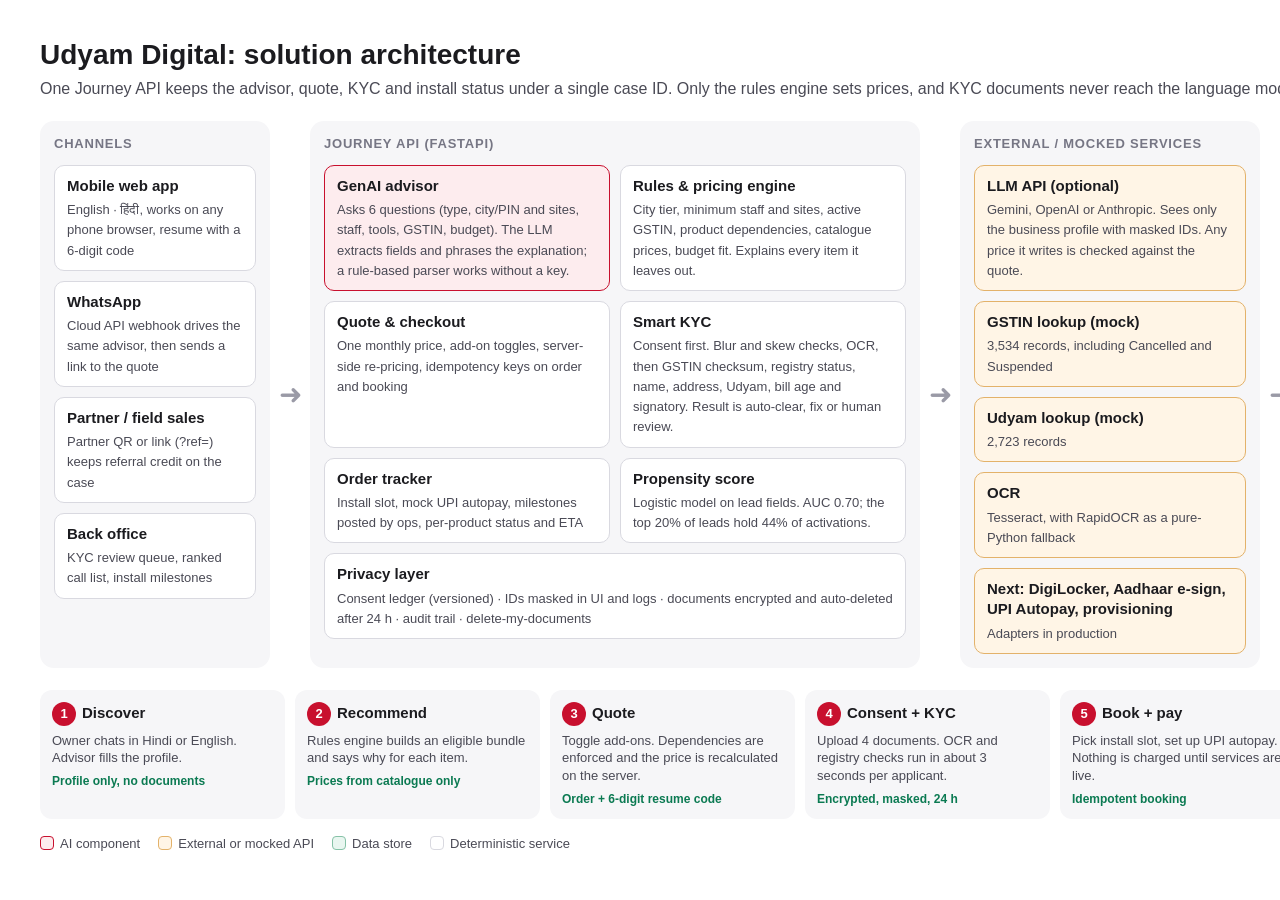
<file: docs/architecture.html>
<!doctype html>
<html><head><meta charset="utf-8"><title>Udyam Digital architecture</title>
<style>
  :root{--red:#c8102e;--redt:#fdecee;--ink:#1b1b1f;--ink2:#4a4a55;--mute:#767684;--line:#d9d9e0;--ok:#0b7a52;--okt:#e9f6f0;--amb:#a85d00;--ambt:#fff5e6;--bg:#f6f6f8}
  *{box-sizing:border-box} body{margin:0;background:#fff;font:15px/1.35 Arial,Helvetica,sans-serif;color:var(--ink)}
  .wrap{width:1600px;padding:36px 40px 30px}
  h1{font-size:28px;margin:0 0 4px} .sub{color:var(--ink2);margin:0 0 22px;font-size:16px}
  .grid{display:grid;grid-template-columns:230px 40px 1fr 40px 300px 40px 260px;align-items:stretch}
  .col{background:var(--bg);border-radius:14px;padding:14px;display:flex;flex-direction:column;gap:10px}
  .col h2{font-size:13px;letter-spacing:.06em;text-transform:uppercase;color:var(--mute);margin:0 0 2px}
  .box{background:#fff;border:1.5px solid var(--line);border-radius:10px;padding:10px 12px}
  .box b{display:block;font-size:15px;margin-bottom:3px}
  .box span{font-size:13px;color:var(--ink2)}
  .ai{border-color:var(--red);background:var(--redt)}
  .ext{border-color:#e3b26a;background:var(--ambt)}
  .db{border-color:#86c2a7;background:var(--okt)}
  .arrow{display:flex;align-items:center;justify-content:center;color:#9a9aa6;font-size:28px}
  .api{display:grid;grid-template-columns:1fr 1fr;gap:10px}
  .api .wide{grid-column:span 2}
  .flow{margin-top:22px;display:grid;grid-template-columns:repeat(6,1fr);gap:10px}
  .step{border-radius:12px;background:var(--bg);padding:12px}
  .step .n{display:inline-grid;place-items:center;width:24px;height:24px;border-radius:50%;background:var(--red);color:#fff;font-weight:700;font-size:13px;margin-right:6px}
  .step b{font-size:15px} .step p{margin:6px 0 0;font-size:13px;color:var(--ink2)}
  .step .d{margin-top:6px;font-size:12px;color:var(--ok);font-weight:700}
  .legend{margin-top:16px;display:flex;gap:18px;font-size:13px;color:var(--ink2)}
  .legend i{display:inline-block;width:14px;height:14px;border-radius:4px;vertical-align:-2px;margin-right:6px;border:1.5px solid}
</style></head><body><div class="wrap">
<h1>Udyam Digital: solution architecture</h1>
<p class="sub">One Journey API keeps the advisor, quote, KYC and install status under a single case ID. Only the rules engine sets prices, and KYC documents never reach the language model.</p>
<div class="grid">
  <div class="col"><h2>Channels</h2>
    <div class="box"><b>Mobile web app</b><span>English · हिंदी, works on any phone browser, resume with a 6-digit code</span></div>
    <div class="box"><b>WhatsApp</b><span>Cloud API webhook drives the same advisor, then sends a link to the quote</span></div>
    <div class="box"><b>Partner / field sales</b><span>Partner QR or link (?ref=) keeps referral credit on the case</span></div>
    <div class="box"><b>Back office</b><span>KYC review queue, ranked call list, install milestones</span></div>
  </div>
  <div class="arrow">➜</div>
  <div class="col"><h2>Journey API (FastAPI)</h2>
    <div class="api">
      <div class="box ai"><b>GenAI advisor</b><span>Asks 6 questions (type, city/PIN and sites, staff, tools, GSTIN, budget). The LLM extracts fields and phrases the explanation; a rule-based parser works without a key.</span></div>
      <div class="box"><b>Rules &amp; pricing engine</b><span>City tier, minimum staff and sites, active GSTIN, product dependencies, catalogue prices, budget fit. Explains every item it leaves out.</span></div>
      <div class="box"><b>Quote &amp; checkout</b><span>One monthly price, add-on toggles, server-side re-pricing, idempotency keys on order and booking</span></div>
      <div class="box"><b>Smart KYC</b><span>Consent first. Blur and skew checks, OCR, then GSTIN checksum, registry status, name, address, Udyam, bill age and signatory. Result is auto-clear, fix or human review.</span></div>
      <div class="box"><b>Order tracker</b><span>Install slot, mock UPI autopay, milestones posted by ops, per-product status and ETA</span></div>
      <div class="box"><b>Propensity score</b><span>Logistic model on lead fields. AUC 0.70; the top 20% of leads hold 44% of activations.</span></div>
      <div class="box wide"><b>Privacy layer</b><span>Consent ledger (versioned) · IDs masked in UI and logs · documents encrypted and auto-deleted after 24 h · audit trail · delete-my-documents</span></div>
    </div>
  </div>
  <div class="arrow">➜</div>
  <div class="col"><h2>External / mocked services</h2>
    <div class="box ext"><b>LLM API (optional)</b><span>Gemini, OpenAI or Anthropic. Sees only the business profile with masked IDs. Any price it writes is checked against the quote.</span></div>
    <div class="box ext"><b>GSTIN lookup (mock)</b><span>3,534 records, including Cancelled and Suspended</span></div>
    <div class="box ext"><b>Udyam lookup (mock)</b><span>2,723 records</span></div>
    <div class="box ext"><b>OCR</b><span>Tesseract, with RapidOCR as a pure-Python fallback</span></div>
    <div class="box ext"><b>Next: DigiLocker, Aadhaar e-sign, UPI Autopay, provisioning</b><span>Adapters in production</span></div>
  </div>
  <div class="arrow">➜</div>
  <div class="col"><h2>Data</h2>
    <div class="box db"><b>Case store</b><span>SQLite in the prototype, PostgreSQL in production: sessions, orders, events, consent</span></div>
    <div class="box db"><b>Encrypted document vault</b><span>Fernet (AES) at rest, 24-hour expiry in the demo</span></div>
    <div class="box db"><b>Reference data</b><span>Product catalogue, lead history (for the propensity score)</span></div>
  </div>
</div>
<div class="flow">
  <div class="step"><span class="n">1</span><b>Discover</b><p>Owner chats in Hindi or English. Advisor fills the profile.</p><div class="d">Profile only, no documents</div></div>
  <div class="step"><span class="n">2</span><b>Recommend</b><p>Rules engine builds an eligible bundle and says why for each item.</p><div class="d">Prices from catalogue only</div></div>
  <div class="step"><span class="n">3</span><b>Quote</b><p>Toggle add-ons. Dependencies are enforced and the price is recalculated on the server.</p><div class="d">Order + 6-digit resume code</div></div>
  <div class="step"><span class="n">4</span><b>Consent + KYC</b><p>Upload 4 documents. OCR and registry checks run in about 3 seconds per applicant.</p><div class="d">Encrypted, masked, 24 h</div></div>
  <div class="step"><span class="n">5</span><b>Book + pay</b><p>Pick install slot, set up UPI autopay. Nothing is charged until services are live.</p><div class="d">Idempotent booking</div></div>
  <div class="step"><span class="n">6</span><b>Track</b><p>Live milestones and per-product ETA. Delays escalate automatically.</p><div class="d">No status-chasing calls</div></div>
</div>
<div class="legend"><span><i style="border-color:#c8102e;background:#fdecee"></i>AI component</span><span><i style="border-color:#e3b26a;background:#fff5e6"></i>External or mocked API</span><span><i style="border-color:#86c2a7;background:#e9f6f0"></i>Data store</span><span><i style="border-color:#d9d9e0;background:#fff"></i>Deterministic service</span></div>
</div></body></html>
</file>
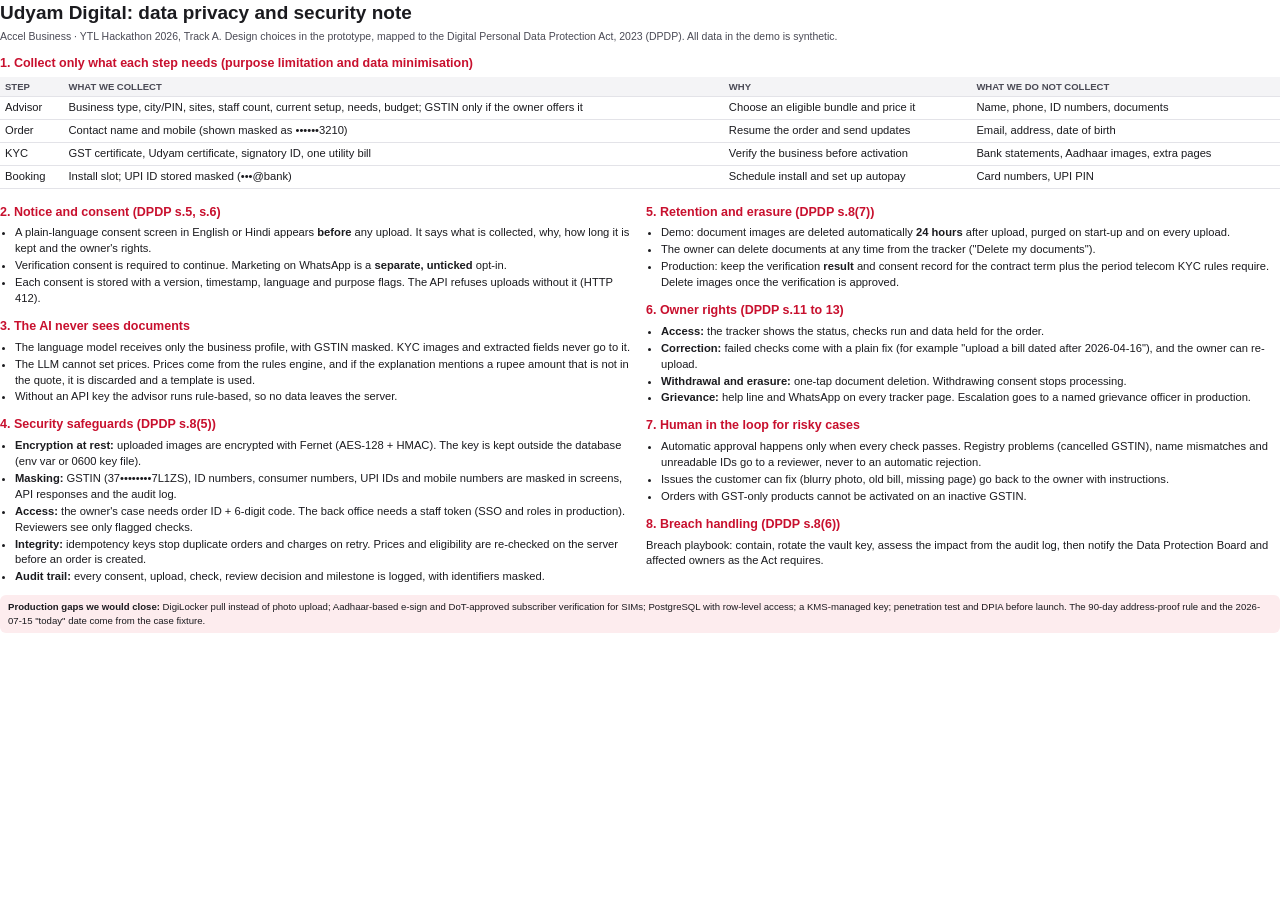
<file: docs/privacy_note.html>
<!doctype html>
<html><head><meta charset="utf-8"><title>Udyam Digital privacy and security note</title>
<style>
  @page{size:A4;margin:12mm 13mm}
  body{font:11.2px/1.42 Arial,Helvetica,sans-serif;color:#1b1b1f;margin:0}
  h1{font-size:19px;margin:0 0 2px} .sub{color:#4a4a55;margin:0 0 8px;font-size:10.5px}
  h2{font-size:12.5px;margin:11px 0 4px;color:#c8102e}
  p{margin:0 0 4px} ul{margin:0 0 4px;padding-left:15px} li{margin:1px 0}
  table{width:100%;border-collapse:collapse;margin:2px 0 4px}
  th,td{border-bottom:1px solid #e3e3e8;padding:3px 5px;text-align:left;vertical-align:top}
  th{background:#f4f4f6;font-size:9.5px;text-transform:uppercase;color:#4a4a55}
  .two{display:grid;grid-template-columns:1fr 1fr;gap:12px}
  .note{background:#fdecee;border-radius:6px;padding:5px 8px;margin-top:6px;font-size:9.6px}
</style></head><body>
<h1>Udyam Digital: data privacy and security note</h1>
<p class="sub">Accel Business · YTL Hackathon 2026, Track A. Design choices in the prototype, mapped to the Digital Personal Data Protection Act, 2023 (DPDP). All data in the demo is synthetic.</p>

<h2>1. Collect only what each step needs (purpose limitation and data minimisation)</h2>
<table>
  <tr><th>Step</th><th>What we collect</th><th>Why</th><th>What we do not collect</th></tr>
  <tr><td>Advisor</td><td>Business type, city/PIN, sites, staff count, current setup, needs, budget; GSTIN only if the owner offers it</td><td>Choose an eligible bundle and price it</td><td>Name, phone, ID numbers, documents</td></tr>
  <tr><td>Order</td><td>Contact name and mobile (shown masked as ••••••3210)</td><td>Resume the order and send updates</td><td>Email, address, date of birth</td></tr>
  <tr><td>KYC</td><td>GST certificate, Udyam certificate, signatory ID, one utility bill</td><td>Verify the business before activation</td><td>Bank statements, Aadhaar images, extra pages</td></tr>
  <tr><td>Booking</td><td>Install slot; UPI ID stored masked (•••@bank)</td><td>Schedule install and set up autopay</td><td>Card numbers, UPI PIN</td></tr>
</table>

<div class="two"><div>
<h2>2. Notice and consent (DPDP s.5, s.6)</h2>
<ul>
  <li>A plain-language consent screen in English or Hindi appears <b>before</b> any upload. It says what is collected, why, how long it is kept and the owner's rights.</li>
  <li>Verification consent is required to continue. Marketing on WhatsApp is a <b>separate, unticked</b> opt-in.</li>
  <li>Each consent is stored with a version, timestamp, language and purpose flags. The API refuses uploads without it (HTTP 412).</li>
</ul>
<h2>3. The AI never sees documents</h2>
<ul>
  <li>The language model receives only the business profile, with GSTIN masked. KYC images and extracted fields never go to it.</li>
  <li>The LLM cannot set prices. Prices come from the rules engine, and if the explanation mentions a rupee amount that is not in the quote, it is discarded and a template is used.</li>
  <li>Without an API key the advisor runs rule-based, so no data leaves the server.</li>
</ul>
<h2>4. Security safeguards (DPDP s.8(5))</h2>
<ul>
  <li><b>Encryption at rest:</b> uploaded images are encrypted with Fernet (AES-128 + HMAC). The key is kept outside the database (env var or 0600 key file).</li>
  <li><b>Masking:</b> GSTIN (37••••••••7L1ZS), ID numbers, consumer numbers, UPI IDs and mobile numbers are masked in screens, API responses and the audit log.</li>
  <li><b>Access:</b> the owner's case needs order ID + 6-digit code. The back office needs a staff token (SSO and roles in production). Reviewers see only flagged checks.</li>
  <li><b>Integrity:</b> idempotency keys stop duplicate orders and charges on retry. Prices and eligibility are re-checked on the server before an order is created.</li>
  <li><b>Audit trail:</b> every consent, upload, check, review decision and milestone is logged, with identifiers masked.</li>
</ul>
</div><div>
<h2>5. Retention and erasure (DPDP s.8(7))</h2>
<ul>
  <li>Demo: document images are deleted automatically <b>24 hours</b> after upload, purged on start-up and on every upload.</li>
  <li>The owner can delete documents at any time from the tracker ("Delete my documents").</li>
  <li>Production: keep the verification <b>result</b> and consent record for the contract term plus the period telecom KYC rules require. Delete images once the verification is approved.</li>
</ul>
<h2>6. Owner rights (DPDP s.11 to 13)</h2>
<ul>
  <li><b>Access:</b> the tracker shows the status, checks run and data held for the order.</li>
  <li><b>Correction:</b> failed checks come with a plain fix (for example "upload a bill dated after 2026-04-16"), and the owner can re-upload.</li>
  <li><b>Withdrawal and erasure:</b> one-tap document deletion. Withdrawing consent stops processing.</li>
  <li><b>Grievance:</b> help line and WhatsApp on every tracker page. Escalation goes to a named grievance officer in production.</li>
</ul>
<h2>7. Human in the loop for risky cases</h2>
<ul>
  <li>Automatic approval happens only when every check passes. Registry problems (cancelled GSTIN), name mismatches and unreadable IDs go to a reviewer, never to an automatic rejection.</li>
  <li>Issues the customer can fix (blurry photo, old bill, missing page) go back to the owner with instructions.</li>
  <li>Orders with GST-only products cannot be activated on an inactive GSTIN.</li>
</ul>
<h2>8. Breach handling (DPDP s.8(6))</h2>
<p>Breach playbook: contain, rotate the vault key, assess the impact from the audit log, then notify the Data Protection Board and affected owners as the Act requires.</p>
</div></div>
<div class="note"><b>Production gaps we would close:</b> DigiLocker pull instead of photo upload; Aadhaar-based e-sign and DoT-approved subscriber verification for SIMs; PostgreSQL with row-level access; a KMS-managed key; penetration test and DPIA before launch. The 90-day address-proof rule and the 2026-07-15 "today" date come from the case fixture.</div>
</body></html>
</file>
